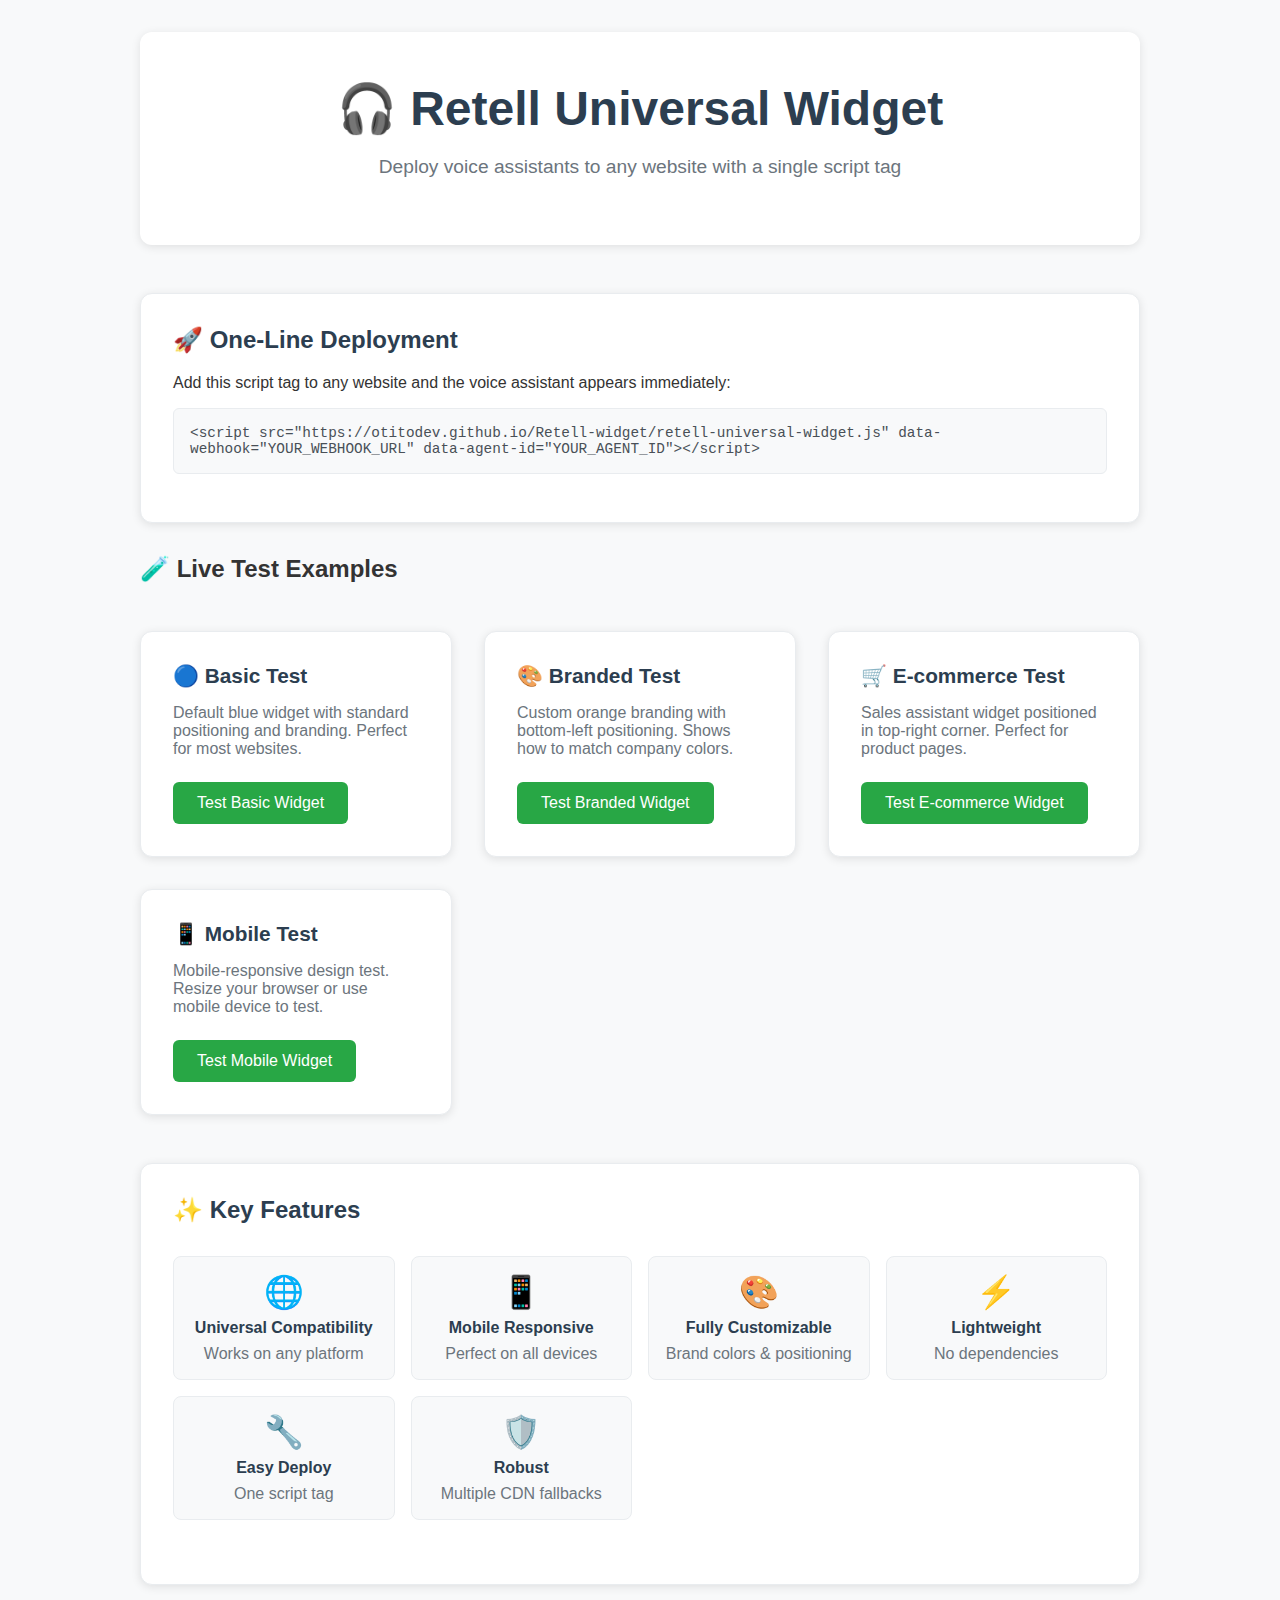
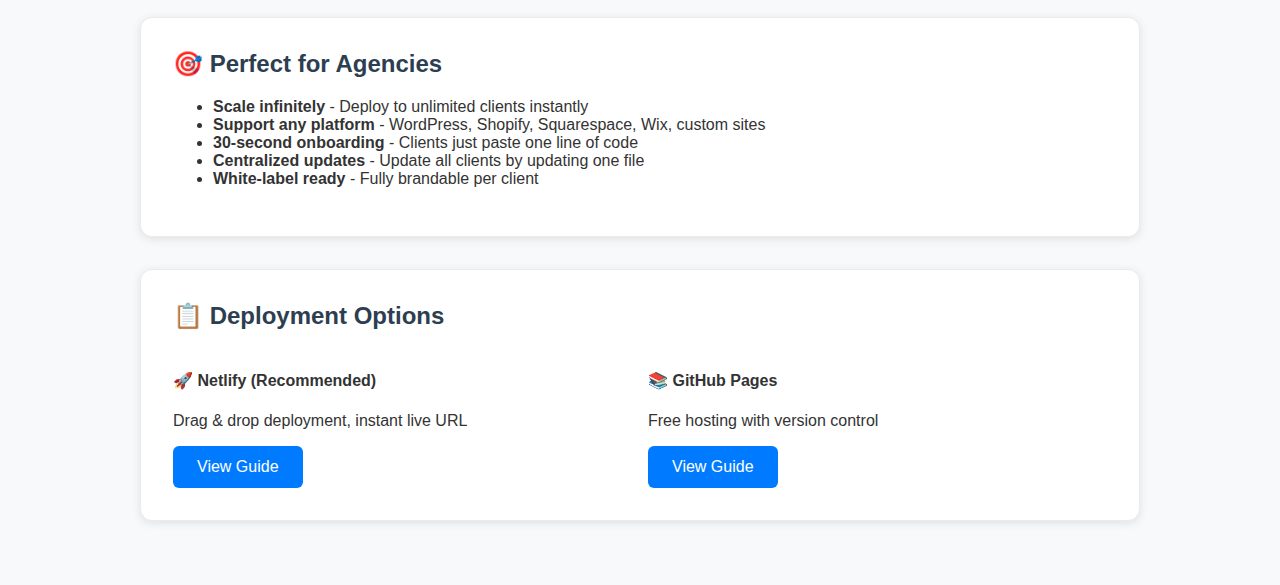
<file: index.html>
<!DOCTYPE html>
<html lang="en">
<head>
    <meta charset="UTF-8">
    <meta name="viewport" content="width=device-width, initial-scale=1.0">
    <title>Retell Universal Widget - Client Demo</title>
    <style>
        body {
            font-family: -apple-system, BlinkMacSystemFont, 'Segoe UI', Roboto, sans-serif;
            margin: 0;
            padding: 0;
            background: #f8f9fa;
            color: #333;
            min-height: 100vh;
        }
        .container {
            max-width: 1000px;
            margin: 0 auto;
            padding: 2rem;
        }
        .header {
            text-align: center;
            margin-bottom: 3rem;
            background: white;
            padding: 3rem 2rem;
            border-radius: 12px;
            box-shadow: 0 2px 10px rgba(0,0,0,0.1);
        }
        .header h1 {
            font-size: 3rem;
            margin: 0 0 1rem 0;
            color: #2c3e50;
        }
        .header p {
            font-size: 1.2rem;
            color: #6c757d;
        }
        .test-grid {
            display: grid;
            grid-template-columns: repeat(auto-fit, minmax(300px, 1fr));
            gap: 2rem;
            margin: 3rem 0;
        }
        .test-card {
            background: white;
            padding: 2rem;
            border-radius: 12px;
            box-shadow: 0 2px 10px rgba(0,0,0,0.1);
            transition: transform 0.3s ease;
            border: 1px solid #e9ecef;
        }
        .test-card:hover {
            transform: translateY(-5px);
        }
        .test-card h3 {
            margin: 0 0 1rem 0;
            font-size: 1.3rem;
            color: #2c3e50;
        }
        .test-card p {
            margin: 0 0 1.5rem 0;
            color: #6c757d;
        }
        .btn {
            display: inline-block;
            background: #007bff;
            color: white;
            text-decoration: none;
            padding: 0.75rem 1.5rem;
            border-radius: 6px;
            transition: background 0.3s ease;
        }
        .btn:hover {
            background: #0056b3;
        }
        .btn-primary {
            background: #28a745;
        }
        .btn-primary:hover {
            background: #218838;
        }
        .info-section {
            background: white;
            padding: 2rem;
            border-radius: 12px;
            margin: 2rem 0;
            box-shadow: 0 2px 10px rgba(0,0,0,0.1);
            border: 1px solid #e9ecef;
        }
        .info-section h2 {
            color: #2c3e50;
            margin-top: 0;
        }
        .code-block {
            background: #f8f9fa;
            padding: 1rem;
            border-radius: 6px;
            font-family: 'Courier New', monospace;
            font-size: 0.9rem;
            overflow-x: auto;
            margin: 1rem 0;
            border: 1px solid #e9ecef;
            color: #495057;
        }
        .features {
            display: grid;
            grid-template-columns: repeat(auto-fit, minmax(200px, 1fr));
            gap: 1rem;
            margin: 2rem 0;
        }
        .feature {
            text-align: center;
            padding: 1rem;
            background: #f8f9fa;
            border-radius: 8px;
            border: 1px solid #e9ecef;
        }
        .feature-icon {
            font-size: 2rem;
            margin-bottom: 0.5rem;
        }
        .feature h4 {
            color: #2c3e50;
            margin: 0.5rem 0;
        }
        .feature p {
            color: #6c757d;
            margin: 0;
        }
        @media (max-width: 768px) {
            .container {
                padding: 1rem;
            }
            .header h1 {
                font-size: 2rem;
            }
            .test-grid {
                grid-template-columns: 1fr;
            }
        }
    </style>
</head>
<body>
    <div class="container">
        <div class="header">
            <h1>🎧 Retell Universal Widget</h1>
            <p>Deploy voice assistants to any website with a single script tag</p>
        </div>

        <div class="info-section">
            <h2>🚀 One-Line Deployment</h2>
            <p>Add this script tag to any website and the voice assistant appears immediately:</p>
            <div class="code-block">
&lt;script src="https://otitodev.github.io/Retell-widget/retell-universal-widget.js" 
        data-webhook="YOUR_WEBHOOK_URL"
        data-agent-id="YOUR_AGENT_ID"&gt;&lt;/script&gt;
            </div>
        </div>

        <h2>🧪 Live Test Examples</h2>
        <div class="test-grid">
            <div class="test-card">
                <h3>🔵 Basic Test</h3>
                <p>Default blue widget with standard positioning and branding. Perfect for most websites.</p>
                <a href="test-examples/basic-test.html" class="btn btn-primary">Test Basic Widget</a>
            </div>

            <div class="test-card">
                <h3>🎨 Branded Test</h3>
                <p>Custom orange branding with bottom-left positioning. Shows how to match company colors.</p>
                <a href="test-examples/branded-test.html" class="btn btn-primary">Test Branded Widget</a>
            </div>

            <div class="test-card">
                <h3>🛒 E-commerce Test</h3>
                <p>Sales assistant widget positioned in top-right corner. Perfect for product pages.</p>
                <a href="test-examples/ecommerce-test.html" class="btn btn-primary">Test E-commerce Widget</a>
            </div>

            <div class="test-card">
                <h3>📱 Mobile Test</h3>
                <p>Mobile-responsive design test. Resize your browser or use mobile device to test.</p>
                <a href="test-examples/mobile-test.html" class="btn btn-primary">Test Mobile Widget</a>
            </div>
        </div>

        <div class="info-section">
            <h2>✨ Key Features</h2>
            <div class="features">
                <div class="feature">
                    <div class="feature-icon">🌐</div>
                    <h4>Universal Compatibility</h4>
                    <p>Works on any platform</p>
                </div>
                <div class="feature">
                    <div class="feature-icon">📱</div>
                    <h4>Mobile Responsive</h4>
                    <p>Perfect on all devices</p>
                </div>
                <div class="feature">
                    <div class="feature-icon">🎨</div>
                    <h4>Fully Customizable</h4>
                    <p>Brand colors & positioning</p>
                </div>
                <div class="feature">
                    <div class="feature-icon">⚡</div>
                    <h4>Lightweight</h4>
                    <p>No dependencies</p>
                </div>
                <div class="feature">
                    <div class="feature-icon">🔧</div>
                    <h4>Easy Deploy</h4>
                    <p>One script tag</p>
                </div>
                <div class="feature">
                    <div class="feature-icon">🛡️</div>
                    <h4>Robust</h4>
                    <p>Multiple CDN fallbacks</p>
                </div>
            </div>
        </div>

        <div class="info-section">
            <h2>🎯 Perfect for Agencies</h2>
            <ul>
                <li><strong>Scale infinitely</strong> - Deploy to unlimited clients instantly</li>
                <li><strong>Support any platform</strong> - WordPress, Shopify, Squarespace, Wix, custom sites</li>
                <li><strong>30-second onboarding</strong> - Clients just paste one line of code</li>
                <li><strong>Centralized updates</strong> - Update all clients by updating one file</li>
                <li><strong>White-label ready</strong> - Fully brandable per client</li>
            </ul>
        </div>

        <div class="info-section">
            <h2>📋 Deployment Options</h2>
            <div style="display: grid; grid-template-columns: repeat(auto-fit, minmax(250px, 1fr)); gap: 1rem;">
                <div>
                    <h4>🚀 Netlify (Recommended)</h4>
                    <p>Drag & drop deployment, instant live URL</p>
                    <a href="hosting-options/netlify-deploy.md" class="btn">View Guide</a>
                </div>
                <div>
                    <h4>📚 GitHub Pages</h4>
                    <p>Free hosting with version control</p>
                    <a href="hosting-options/github-pages.md" class="btn">View Guide</a>
                </div>
            </div>
        </div>
    </div>
</body>
</html>
</file>
